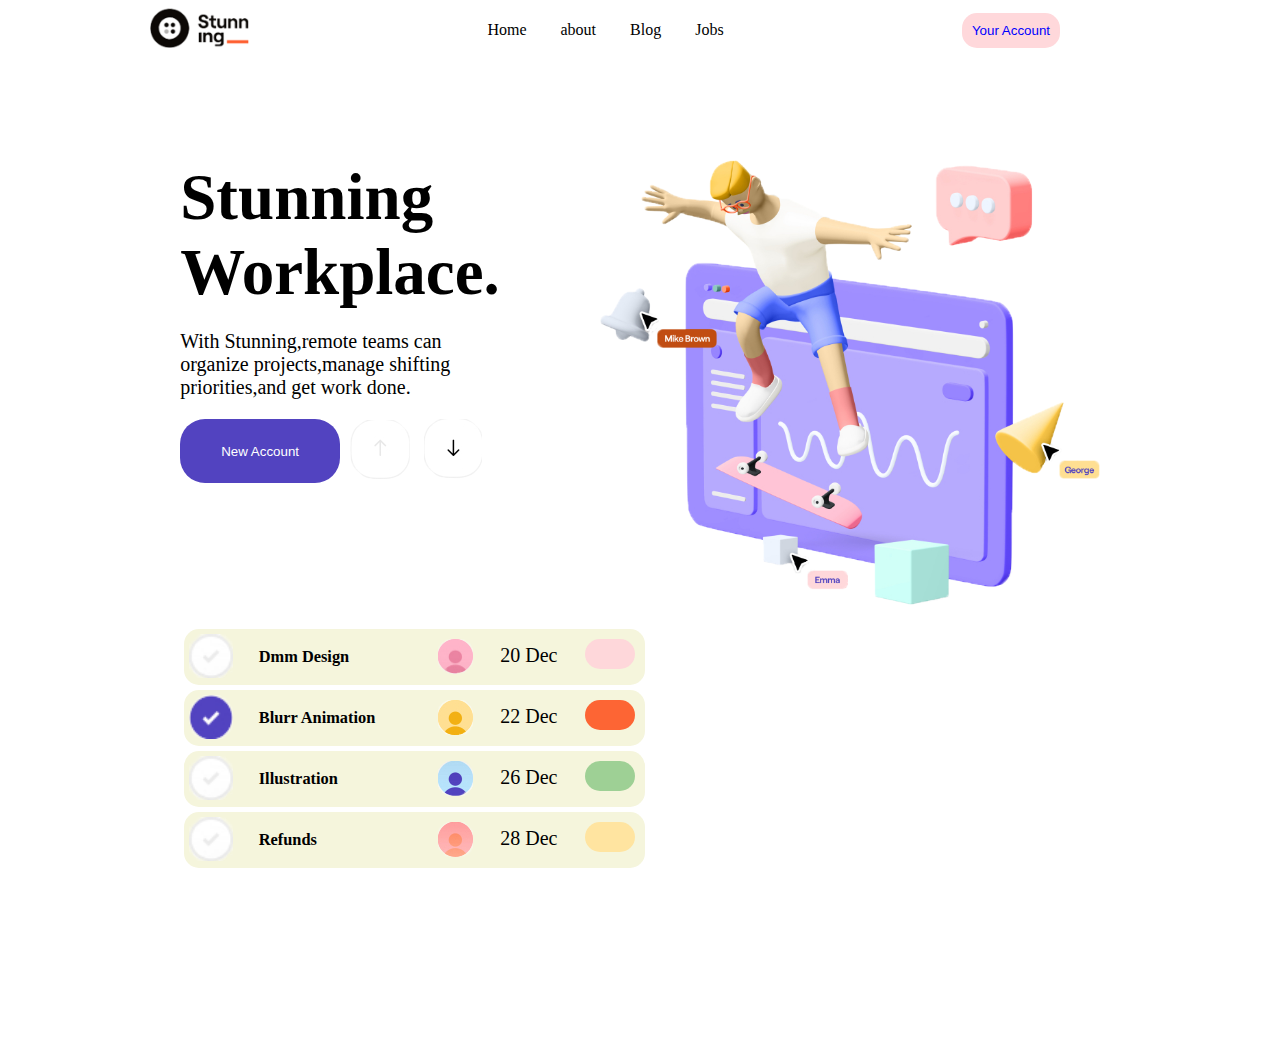
<file: Css project 1/Project.html>
<!DOCTYPE html>
<html lang="en">
<head>
                    <meta charset="UTF-8">
                    <meta http-equiv="X-UA-Compatible" content="IE=edge">
                    <meta name="viewport" content="width=device-width, initial-scale=1.0">
                    <title>Document</title>
                    <link rel="stylesheet" href="./Project.css">
</head>
<body>
                    <header>
                                        <div >
                                                            <img class="logo" src="./stunning-logo.png">
                                                           
                                        </div>       <!-- child1 -->
                                        <nav>
                                           <ul>
                                                               <span>Home</span>              <!-- child2-->            
                                                              <span>about</span>
                                                               <span>Blog</span>
                                                               <span>Jobs</span>
                                           </ul>
                                        </nav> 
                                        <div>
                                          <button class="oldbutton">
                                             Your Account
                                          </button></div>                     <!-- child3 -->
 
                    </header>

                    <main>
                                        <div class="left">
                                                            <h1>Stunning Workplace.</h1>
                                                            <p>With Stunning,remote teams can organize projects,manage shifting priorities,and get work done.</p>

                                                            <div class="line">
                                                               
                                                            <button class="newbutton">New Account
                                                            </button> 
                                                            <div>
                                                              <img class="up" src="./arrow-up.png" alt="" >
                                                              <img class="down" src="./arrow-down.png" alt="">
                                                           </div>
                                                            </div>
                                        
   
                                                         </div>


                                        <div class="right">
                                                            <img class="img"  src="./landing-section-image.png" alt="">
                                        </div>
                                        
                    </main>

                    <div class="box">
                     <div class="card">
                        <img class="card-img" src="./tick-gray.png" alt="">
                        <h3 class="card-text">Dmm Design</h3>
                        <img class="card-pink" src="./user-pink.png" alt="">
                        <p class="date"> 20 Dec </p>
                        <span class="strip pink" > </span>
                     </div>

                     <div>

                        <div class="card">
                           <img class="card-img" src="./tick-blue.png" alt="">
                           <h3 class="card-text">Blurr Animation</h3>
                           <img class="card-pink" src="./user-orange.png" alt="">
                           <p class="date"> 22 Dec </p>
                           <span class="strip red"></span>


                     </div>

                     <div>

                        <div class="card">
                           <img class="card-img" src="./tick-gray.png" alt="">
                           <h3 class="card-text">Illustration</h3>
                           <img class="card-pink" src="./user-blue.png" alt="">
                           <p class="date"> 26 Dec </p>
                           <span class="strip green"></span>


                     </div>

                     <div>

                        <div class="card">
                           <img class="card-img" src="./tick-gray.png" alt="">
                           <h3 class="card-text">Refunds</h3>
                           <img class="card-pink" src="./user-red.png" alt="">
                           <p class="date"> 28 Dec </p>
                           <span class="strip yellow"></span>


                     </div>


                    </div>

                             
</body>
</html>
</file>
<file: Css project 1/Project.css>
*{
                    margin: 0;
                    padding: 0;
                    box-sizing: border-box;

}

header{  /*parent*/
                    display: flex;
                    justify-content: space-between;
                    height: 60px;
                    align-items: center;
                    flex-direction: row;
                    padding-left: 150px;
                    padding-right: 220px;
}
.logo{
                    height: 40px;
                    
}

span{
                    padding: 15px;

}

.oldbutton{
                    border: 0px solid #FFD8DB;
                    border-radius: 15px;
                    padding: 10px;
                    background-color: #FFD8DB;
                    color: blue;
                    

}
span:hover{
                    text-decoration: underline;
                    text-decoration-color: rgb(49, 49, 180);
                    
}

main{
                    display: flex;
                    justify-content: center;
                    
}
.right{
                    padding-right: 200px;

}
.img{
                    max-width: 500px;
                    height:auto;
                    padding-top: 100px;
                    
}
.left{
                    padding: 100px;
                    padding-left: 200px;
}
h1{
                    font-size: 65px;
                    color: black;
                    text-align:start;
                    
                    

}
p{
                    font-size: 20px;
                    text-align:start;
                    padding-top: 20px;
                    
}
          
.newbutton{
                    background-color:  #5243C0;
                    border-radius: 25px;
                    padding: 15px;
                    border: 0;
                    color: #ffffff;
                    margin-top: 20px;
                    width: 50%;
                    
}
.line{
                    display:flex;
                    
                    
}

.up{
                    margin-top: 20px;
                    padding-left: 10px;
}

.down{
                    padding-left: 10px;
                    margin-top: 20px;
}

.box{
                   
                    margin: 14%;
                    margin-top: 20px;
                    width: 80%;
                    

                    

}

.card{
                    background-color: beige;
                    border-radius: 15px;
                    display: flex;
                    justify-content: space-between;
                    font-size: 14px;
                    width: 45%;
                    margin: 5px;

}
.card-img{
                    height: 44px;
                    width: 44px;
                    margin: 5px;
                    
                    
}

.card-text{
                    white-space: nowrap;
                    font-weight: bold;
                    width: 40%;
                    height: 40%;
                    padding: 18px;

}

.card-pink{
                    height: 35px;
                    width: 35px;
                    margin: 10px;
                    

}
.date{
                    padding: 15px;
}

.strip{
                    height: 2px;
                    width: 50px;
                    border-radius: 50px;
                    margin-top: 1em;
                    margin: 10px;

}
.pink{
                    border-color: #FED7DA;
                    background-color: #FED7DA;
}

.red{
                    border-color: #FD6534;
                    background-color: #FD6534;
}

.green{
                    border-color: #9ED095;
                    background-color: #9ED095;
}

.yellow{
                    border-color: #FFE4A0;
                    background-color: #FFE4A0;
}

.card:hover{
                    cursor: pointer;
                    background-color: #ffffff;
                    box-shadow: 6px 6px 12px 2px rgba(230,230,230,1);
                    
                    
}
</file>
